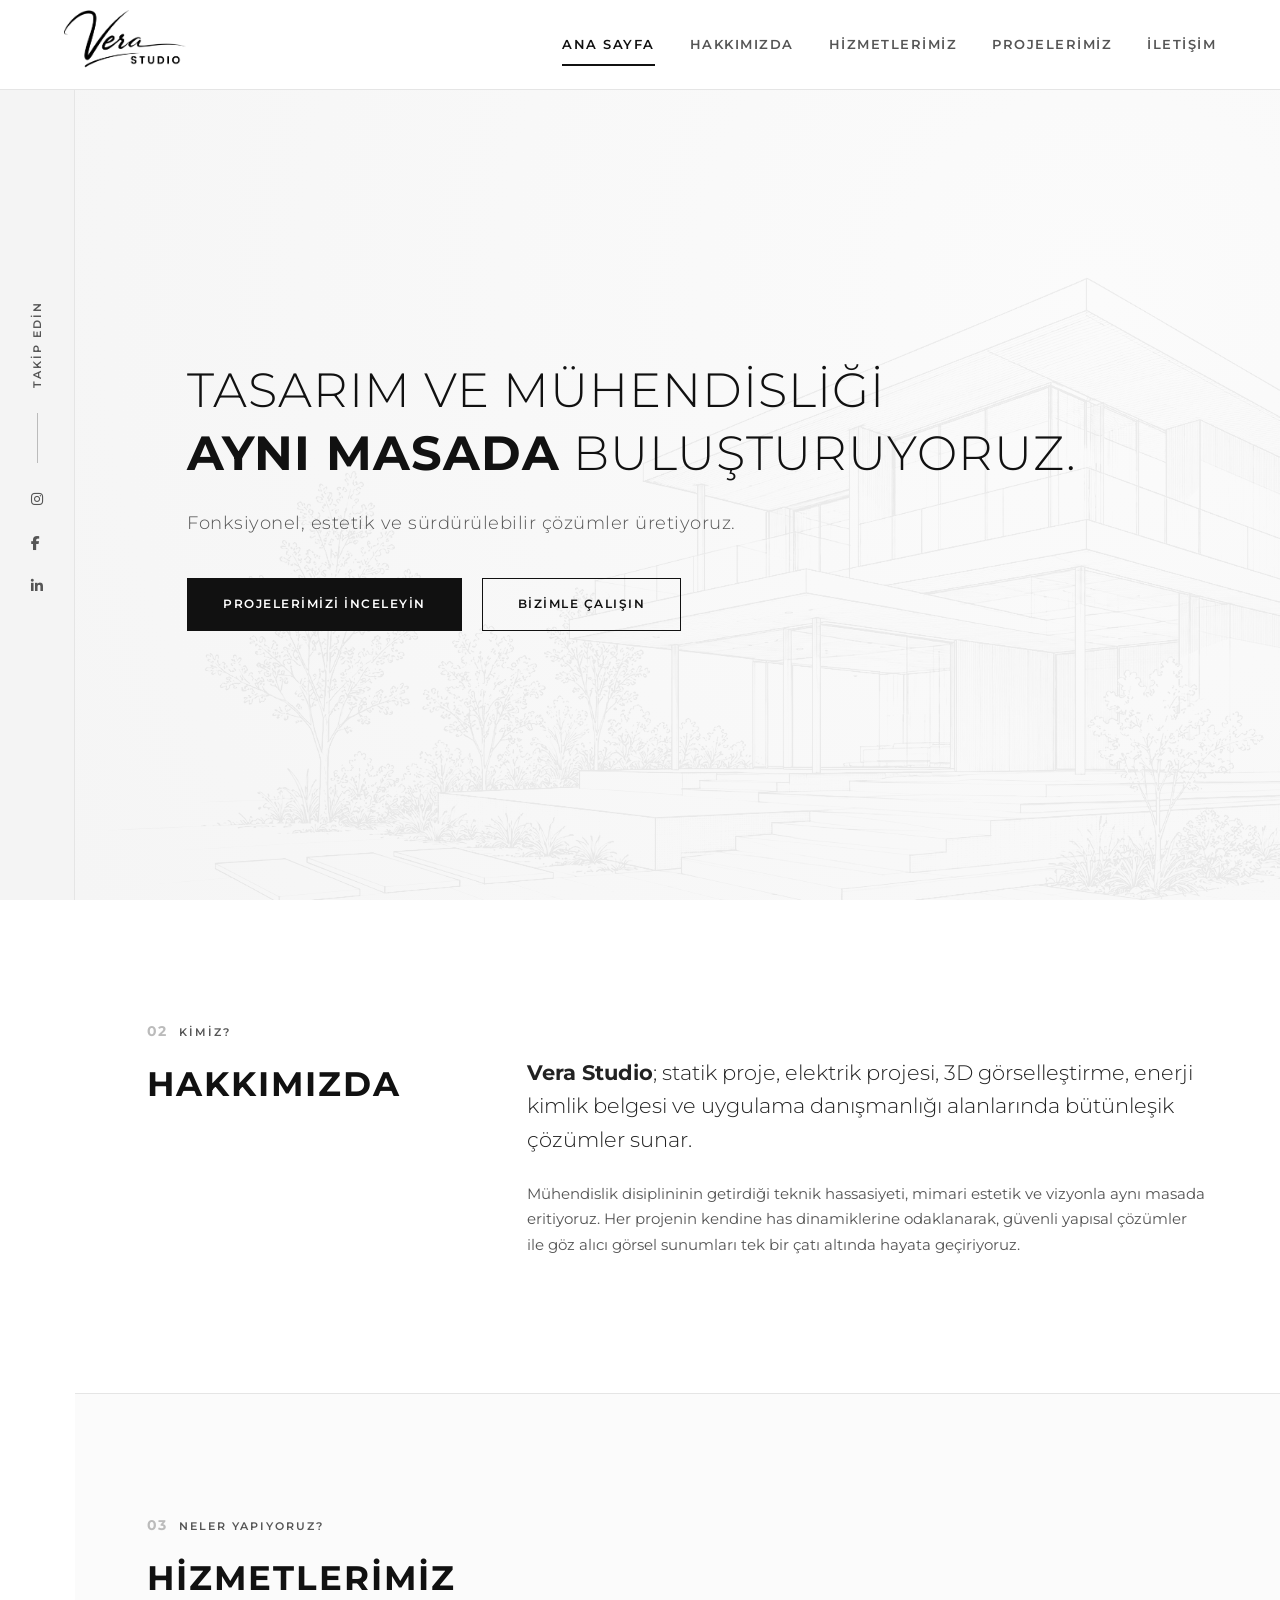
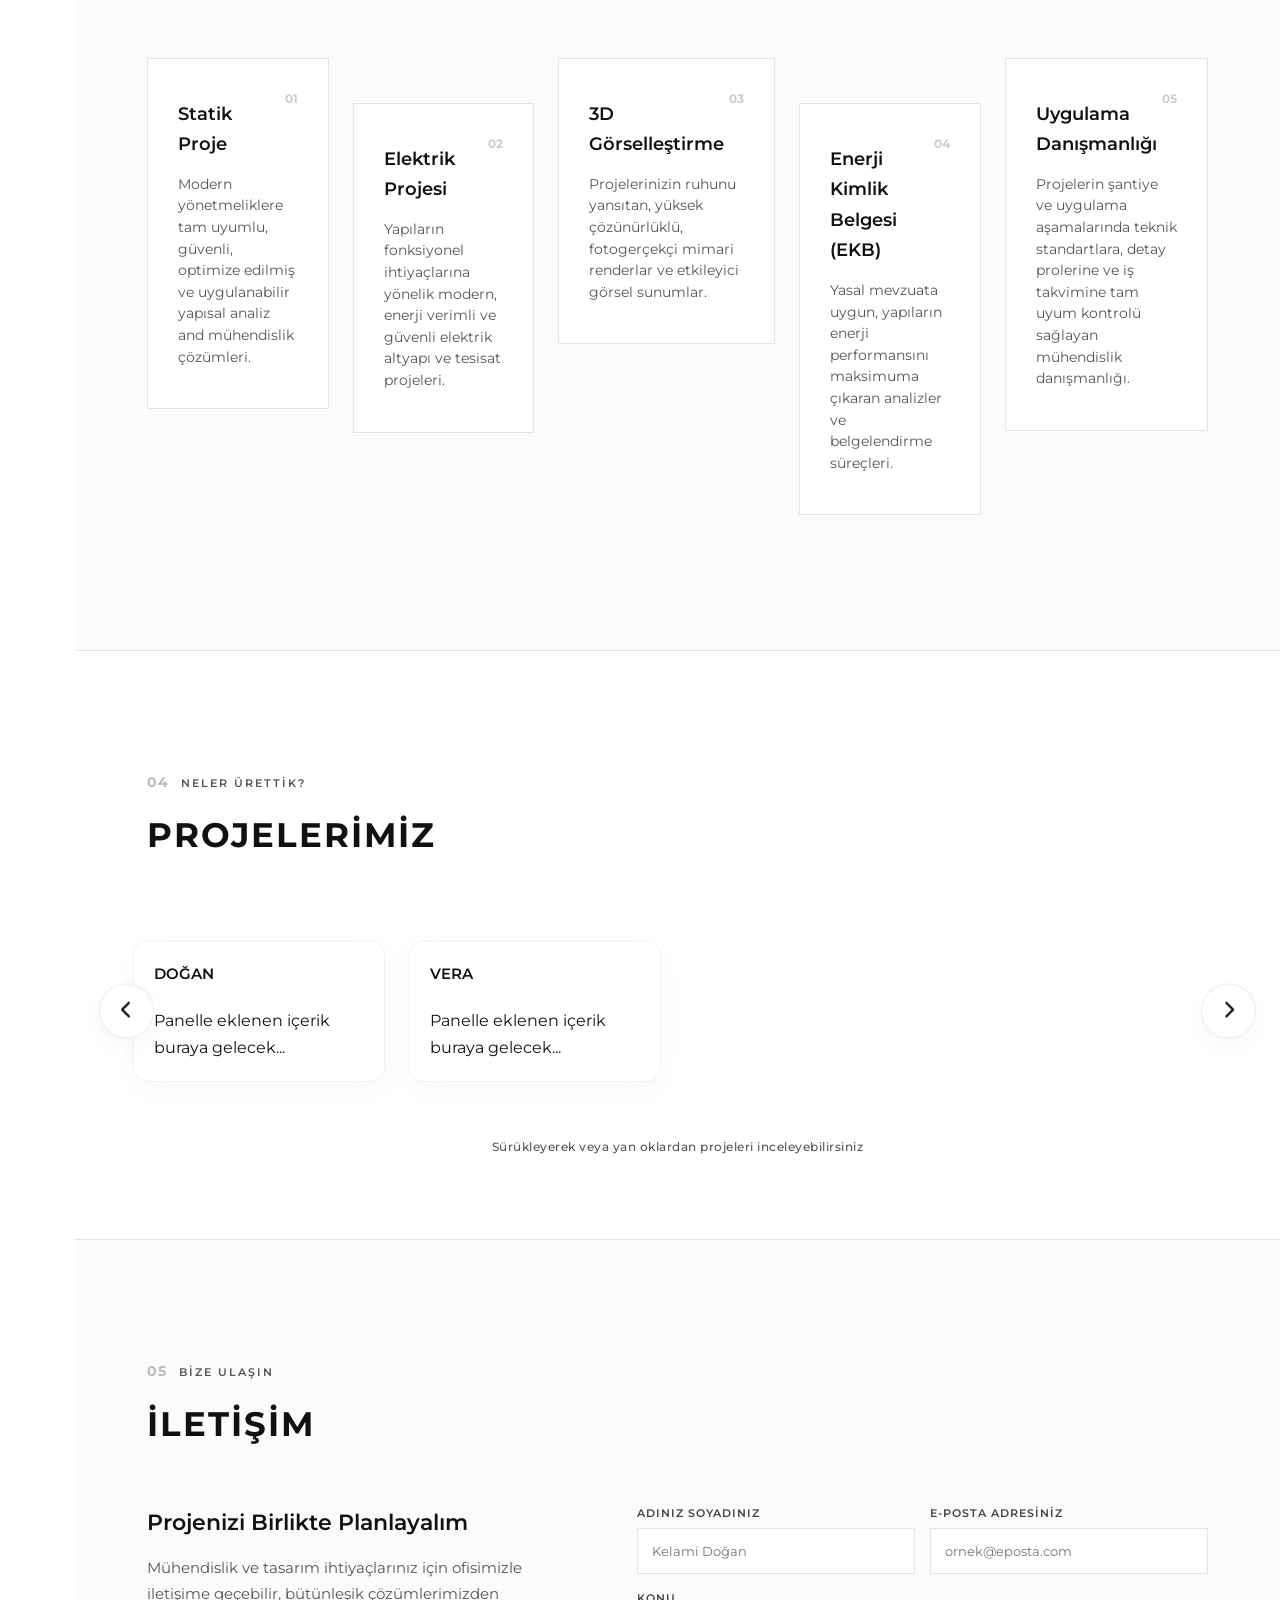
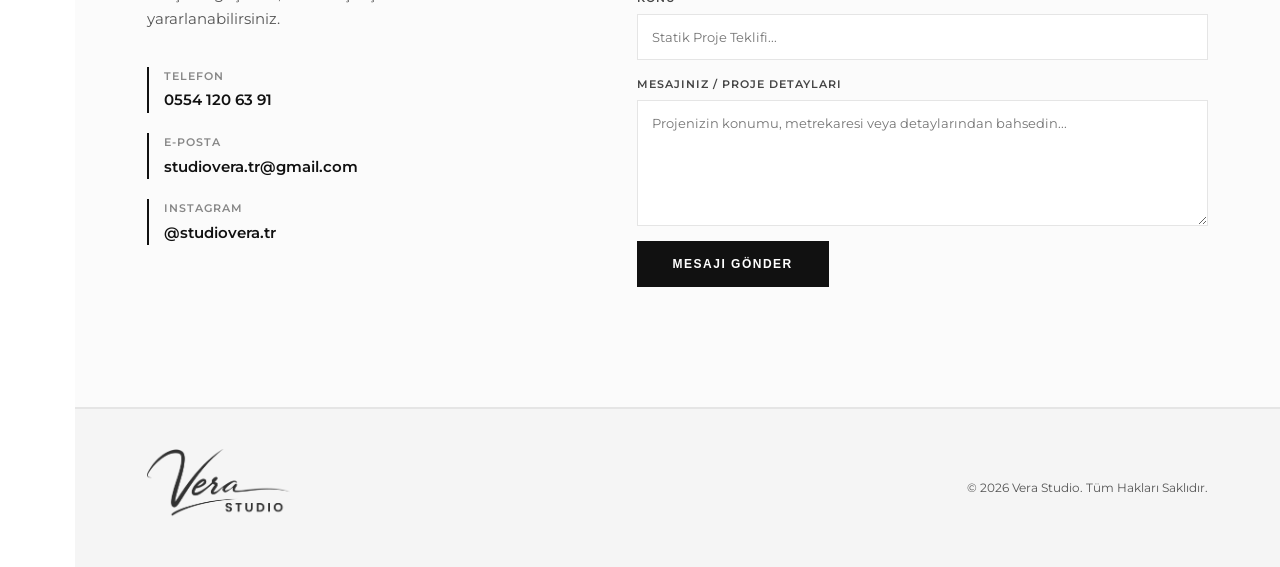
<file: index.html>
<!DOCTYPE html>
<html lang="tr">

<head>
    <script src="https://identity.netlify.com/v1/netlify-identity-widget.js"></script>
    <meta charset="UTF-8">
    <meta name="viewport" content="width=device-width, initial-scale=1.0, maximum-scale=5.0, minimum-scale=1.0">
    <title>Vera Studio | Entegre Tasarım ve Mühendislik Çözümleri</title>
    <!-- Profesyonel Tipografi İçin Google Fonts -->
    <link rel="preconnect" href="https://fonts.googleapis.com">
    <link rel="preconnect" href="https://fonts.gstatic.com" crossorigin>
    <link href="https://fonts.googleapis.com/css2?family=Montserrat:wght=300;400;500;600;700&family=Playfair+Display:ital,wght@0,400;0,600;1,400&display=swap" rel="stylesheet">
    <!-- İkonlar İçin FontAwesome -->
    <link rel="stylesheet" href="https://cdnjs.cloudflare.com/ajax/libs/font-awesome/6.4.0/css/all.min.css">
    <!-- Harici CSS Bağlantısı -->
    <link rel="stylesheet" href="styles.css"> </head>

<body>
    <header class="navbar">
    <div class="navbar-container">
        <a href="#home" class="navbar-logo" id="logo-link"> 
            <img src="vera.png" alt="Vera Studio Logo" class="logo-img"> 
        </a>
        
        <nav class="navbar-menu"> 
            <a href="#home" class="active">Ana Sayfa</a> 
            <a href="#about">Hakkımızda</a> 
            <a href="#services">Hizmetlerimiz</a> 
            <a href="#projects">Projelerimiz</a> 
            <a href="#contact">İletişim</a> 
        </nav>

        <button class="hamburger" id="hamburger">
            <span></span>
            <span></span>
            <span></span>
        </button>
    </div>
</header>

   <nav class="mobile-menu" id="mobile-menu">
    <a href="#home">Ana Sayfa</a>
    <a href="#about">Hakkımızda</a>
    <a href="#services">Hizmetlerimiz</a>
    <a href="#projects">Projelerimiz</a>
    <a href="#contact">İletişim</a>
</nav>

<aside class="left-social-sidebar">
    <div class="sidebar-social-wrapper"> 
        <span>Takip Edin</span>
        <div class="divider"></div>
        <div class="social-icons"> 
            <a href="https://instagram.com/studiovera.tr" target="_blank"><i class="fa-brands fa-instagram"></i></a> 
            <a href="https://facebook.com" target="_blank"><i class="fa-brands fa-facebook-f"></i></a> 
            <a href="https://linkedin.com" target="_blank"><i class="fa-brands fa-linkedin-in"></i></a> 
        </div>
    </div>
</aside>
    <!-- Ana İçerik Alanı -->
    <main class="main-wrapper">
       <section id="home" class="hero-section hero-bg-container">
    <div class="hero-line-art">
        <img src="assets/genel/hero.png" alt="Vera Studio Line Art">
    </div>

    <div class="container hero-content relative-container">
        <h1>TASARIM VE MÜHENDİSLİĞİ <br><span class="highlight">AYNI MASADA</span> BULUŞTURUYORUZ.</h1>
        <p>Fonksiyonel, estetik ve sürdürülebilir çözümler üretiyoruz.</p>
        <div class="hero-actions"> 
            <a href="#projects" class="btn btn-primary">Projelerimizi İnceleyin</a> 
            <a href="#contact" class="btn btn-secondary">Bizimle Çalışın</a> 
        </div>
    </div>
</section>

        <!-- Hakkımızda Bölümü -->
        <section id="about" class="about-section">
            <div class="container">
                <div class="section-meta"> <span class="section-number">02</span> <span class="section-tagline">Kimiz?</span> </div>
                <div class="about-grid">
                    <div class="about-title-area">
                        <h2>HAKKIMIZDA</h2> </div>
                    <div class="about-text-area">
                        <p class="lead-text"> <strong>Vera Studio</strong>; statik proje, elektrik projesi, 3D görselleştirme, enerji kimlik belgesi ve uygulama danışmanlığı alanlarında bütünleşik çözümler sunar. </p>
                        <p> Mühendislik disiplininin getirdiği teknik hassasiyeti, mimari estetik ve vizyonla aynı masada eritiyoruz. Her projenin kendine has dinamiklerine odaklanarak, güvenli yapısal çözümler ile göz alıcı görsel sunumları tek bir çatı altında hayata geçiriyoruz. </p>
                    </div>
                </div>
            </div>
        </section>
        <!-- Hizmetlerimiz Bölümü -->
        <section id="services" class="services-section">
            <div class="container">
                <div class="section-meta"> <span class="section-number">03</span> <span class="section-tagline">Neler Yapıyoruz?</span> </div>
                <h2>HİZMETLERİMİZ</h2>
                <div class="services-grid">
                    <div class="service-card text-up">
                        <div class="service-icon">01</div>
                        <h3>Statik Proje</h3>
                        <p>Modern yönetmeliklere tam uyumlu, güvenli, optimize edilmiş ve uygulanabilir yapısal analiz and mühendislik çözümleri.</p>
                    </div>
                    <div class="service-card text-down">
                        <div class="service-icon">02</div>
                        <h3>Elektrik Projesi</h3>
                        <p>Yapıların fonksiyonel ihtiyaçlarına yönelik modern, enerji verimli ve güvenli elektrik altyapı ve tesisat projeleri.</p>
                    </div>
                    <div class="service-card text-up">
                        <div class="service-icon">03</div>
                        <h3>3D Görselleştirme</h3>
                        <p>Projelerinizin ruhunu yansıtan, yüksek çözünürlüklü, fotogerçekçi mimari renderlar ve etkileyici görsel sunumlar.</p>
                    </div>
                    <div class="service-card text-down">
                        <div class="service-icon">04</div>
                        <h3>Enerji Kimlik Belgesi (EKB)</h3>
                        <p>Yasal mevzuata uygun, yapıların enerji performansını maksimuma çıkaran analizler ve belgelendirme süreçleri.</p>
                    </div>
                    <div class="service-card text-up">
                        <div class="service-icon">05</div>
                        <h3>Uygulama Danışmanlığı</h3>
                        <p>Projelerin şantiye ve uygulama aşamalarında teknik standartlara, detay prolerine ve iş takvimine tam uyum kontrolü sağlayan mühendislik danışmanlığı.</p>
                    </div>
                </div>
            </div>
        </section>
        <!-- Projelerimiz Bölümü -->
           
             <section id="projects" class="projects-section">
            <div class="container-fluid-carousel">
                <div class="container-meta-wrapper">
                    <div class="section-meta"> <span class="section-number">04</span> <span class="section-tagline">Neler Ürettik?</span> </div>
                  
                      <h2>PROJELERİMİZ</h2> </div>
                <div class="carousel-master-container">
                    <button class="side-ctrl-btn left-arrow" id="prevBtn" aria-label="Önceki Projeler"> <i class="fa-solid fa-chevron-left"></i> </button>
                    <div class="carousel-viewport" id="carouselViewport">
                        <div class="carousel-track" id="projectTrack">
                         
                        </div>
                    </div>
                    <button class="side-ctrl-btn right-arrow" id="nextBtn" aria-label="Sonraki Projeler"> <i class="fa-solid fa-chevron-right"></i> </button>
                </div>
                <div class="carousel-footer-hint"> <span class="control-hint">Sürükleyerek veya yan oklardan projeleri inceleyebilirsiniz</span> </div>
            </div>
        </section>
        <!-- İletişim Bölümü -->
        <section id="contact" class="contact-section">
    <div class="container">
        <div class="section-meta"> <span class="section-number">05</span> <span class="section-tagline">Bize Ulaşın</span> </div>
        <h2>İLETİŞİM</h2>
        <div class="contact-wrapper">
            <div class="contact-details">
                <h3>Projenizi Birlikte Planlayalım</h3>
                <p>Mühendislik ve tasarım ihtiyaçlarınız için ofisimizle iletişime geçebilir, bütünleşik çözümlerimizden yararlanabilirsiniz.</p>
                <div class="contact-info-list">
                    <div class="info-item"> <span class="info-label">Telefon</span> <span class="info-value">0554 120 63 91</span> </div>
                    <div class="info-item"> <span class="info-label">E-posta</span> <span class="info-value">studiovera.tr@gmail.com</span> </div>
                    <div class="info-item"> <span class="info-label">Instagram</span> <span class="info-value">@studiovera.tr</span> </div>
                </div>
            </div>
            
            <div class="contact-form-container">
                <form class="contact-form" action="https://formsubmit.co/studiovera.tr@gmail.com" method="POST">
                    
                    <input type="hidden" name="_subject" value="Vera Studio'dan Yeni Mesaj!">
                    <input type="hidden" name="_template" value="table">
                    
                    <div class="form-row">
                        <div class="form-group">
                            <label>Adınız Soyadınız</label>
                            <input type="text" name="name" placeholder="Kelami Doğan" required> 
                        </div>
                        <div class="form-group">
                            <label>E-posta Adresiniz</label>
                            <input type="email" name="email" placeholder="ornek@eposta.com" required> 
                        </div>
                    </div>
                    <div class="form-group">
                        <label>Konu</label>
                        <input type="text" name="subject" placeholder="Statik Proje Teklifi..." required> 
                    </div>
                    <div class="form-group">
                        <label>Mesajınız / Proje Detayları</label>
                        <textarea name="message" rows="6" placeholder="Projenizin konumu, metrekaresi veya detaylarından bahsedin..." required></textarea>
                    </div>
                    <button type="submit" class="btn btn-submit">Mesajı Gönder</button>
                    <input type="hidden" name="_next" value="https://brilliant-hummingbird-2e0c9d.netlify.app/">
                    
                </form>
                </div>
        </div>
    </div>
</section>
        <!-- Footer -->
        <footer class="main-footer">
            <div class="footer-container">
                <div class="footer-logo"> <img src="vera.png" alt="Vera Studio Logo" class="footer-logo-img"> </div>
                <div class="footer-copyright">
                    <p>&copy; 2026 Vera Studio. Tüm Hakları Saklıdır.</p>
                </div>
            </div>
        </footer>
    </main>
    <!-- PREMIUM GENİŞ POPUP (MODAL) PENCERESİ -->
    <div class="project-premium-modal" id="premiumModal">
        <div class="modal-backdrop-overlay" onclick="closeProjectModal()"></div>
        <div class="modal-master-window">
            <button class="modal-close-trigger" onclick="closeProjectModal()" aria-label="Kapat"> <i class="fa-solid fa-xmark"></i> </button>
            <div class="modal-split-layout">
                <!-- SOL ALAN: KESİNTİSİZ RESİM GALERİSİ -->
                <div class="modal-gallery-zone">
                    <div class="modal-carousel-viewport" id="modalView">
                        <div class="modal-carousel-track" id="modalTrack">
                            <!-- JS dinamik resimleri buraya basacak -->
                        </div>
                    </div>
                    <button class="gallery-arrow-btn g-left" id="modalPrevBtn"><i class="fa-solid fa-chevron-left"></i></button>
                    <button class="gallery-arrow-btn g-right" id="modalNextBtn"><i class="fa-solid fa-chevron-right"></i></button>
                    <button class="gallery-play-pause-btn" id="modalPlayPauseBtn" title="Akışı Durdur/Başlat"> <i class="fa-solid fa-pause"></i> </button>
                </div>
                <!-- SAĞ ALAN: TÜRKÇE TEKNİK DETAY PANELİ -->
                <div class="modal-details-zone">
                    <div class="modal-header-meta"> <span class="modal-tag" id="modalCategory">-</span>
                        <h2 class="modal-main-title" id="modalTitle">-</h2> </div>
                    <div class="modal-technical-specs">
                        <div class="m-spec-row"> <span class="m-spec-label"><i class="fa-solid fa-location-dot"></i> Lokasyon:</span> <span class="m-spec-value" id="modalLocation">-</span> </div>
                        <div class="m-spec-row"> <span class="m-spec-label"><i class="fa-solid fa-calendar-days"></i> Yıl:</span> <span class="m-spec-value" id="modalYear">-</span> </div>
                        <div class="m-spec-row"> <span class="m-spec-label"><i class="fa-solid fa-layer-group"></i> Kapsam:</span> <span class="m-spec-value" id="modalScope">-</span> </div>
                    </div>
                    <div class="modal-text-description">
                        <h3>Proje Hakkında</h3>
                        <p id="modalDescription">-</p>
                    </div>
                </div>
            </div>
        </div>
    </div>
    <script>
        
        // --- 1. DİNAMİK GÖRSEL YÜKLEME MOTORU ---
    document.addEventListener("DOMContentLoaded", function() {
        const cards = document.querySelectorAll('.project-card-premium');
        
        cards.forEach(card => {
            const imageList = card.getAttribute('data-images');
            const placeholder = card.querySelector('.premium-placeholder');
            
            if (imageList && placeholder) {
                const firstImage = imageList.split(',')[0].trim();
                
                // Placeholder'ı DOM'dan tamamen siliyoruz (boşluk kalmasın diye)
                placeholder.remove();
                
                const img = document.createElement('img');
                img.src = firstImage;
                img.className = 'project-img';
                img.alt = card.getAttribute('data-title') || "Proje Görseli";
                
                // Resmi slotun en başına ekle
                const imageSlot = card.querySelector('.card-image-slot');
                imageSlot.prepend(img); // prepend ile en başa ekliyoruz
            }
        });
    });
        
        // --- NAVBAR SCROLL KONTROLÜ ---
        window.addEventListener('scroll', function () {
            const navbar = document.querySelector('.navbar');
            if (window.scrollY > 50) {
                navbar.classList.add('scrolled');
            }
            else {
                navbar.classList.remove('scrolled');
            }
        });
        // --- ANA SAYFA KARUSEL DÖNGÜSÜ ---
        const view = document.getElementById('carouselViewport');
        const track = document.getElementById('projectTrack');
        const prevBtn = document.getElementById('prevBtn');
        const nextBtn = document.getElementById('nextBtn');
        let originalCards = Array.from(track.children);
        let cardCount = originalCards.length;
        originalCards.forEach(card => {
            track.appendChild(card.cloneNode(true));
        });
        for (let i = cardCount - 1; i >= 0; i--) {
            track.insertBefore(originalCards[i].cloneNode(true), track.firstChild);
        }
        let isDragging = false
            , startX, initialScrollLeft, autoScrollTimer = null
            , resumeTimer = null
            , isTransitioning = false;

        function getCardWidth() {
            const firstCard = track.querySelector('.project-card-premium');
            return firstCard ? firstCard.getBoundingClientRect().width + 24 : 252;
        }

        function initPosition() {
            view.scrollLeft = cardCount * getCardWidth();
        }
        window.addEventListener('load', initPosition);
        window.addEventListener('resize', initPosition);

        function checkInfiniteBounds() {
            const cardWidth = getCardWidth();
            const currentScroll = view.scrollLeft;
            const minBounds = cardCount * cardWidth;
            if (currentScroll >= (cardCount * 2 * cardWidth)) {
                view.scrollLeft = currentScroll - minBounds;
            }
            else if (currentScroll <= (cardWidth * 0.5)) {
                view.scrollLeft = currentScroll + minBounds;
            }
        }

        function startAutoScroll() {
            stopAutoScroll();
            autoScrollTimer = setInterval(() => {
                if (!isDragging && !isTransitioning) {
                    view.scrollLeft += 1;
                    checkInfiniteBounds();
                }
            }, 25);
        }

        function stopAutoScroll() {
            if (autoScrollTimer) {
                clearInterval(autoScrollTimer);
                autoScrollTimer = null;
            }
        }

        function triggerResumeDelay() {
            if (resumeTimer) clearTimeout(resumeTimer);
            resumeTimer = setTimeout(() => {
                if (!view.matches(':hover') && !isDragging) startAutoScroll();
            }, 2000);
        }
        view.addEventListener('mouseenter', stopAutoScroll);
        view.addEventListener('mouseleave', () => {
            if (!isDragging) startAutoScroll();
        });
        view.addEventListener('scroll', () => {
            if (isDragging) checkInfiniteBounds();
        });
        nextBtn.addEventListener('click', () => {
            if (isTransitioning) return;
            stopAutoScroll();
            isTransitioning = true;
            view.scrollTo({
                left: view.scrollLeft + getCardWidth()
                , behavior: 'smooth'
            });
            setTimeout(() => {
                checkInfiniteBounds();
                isTransitioning = false;
                triggerResumeDelay();
            }, 450);
        });
        prevBtn.addEventListener('click', () => {
            if (isTransitioning) return;
            stopAutoScroll();
            isTransitioning = true;
            view.scrollTo({
                left: view.scrollLeft - getCardWidth()
                , behavior: 'smooth'
            });
            setTimeout(() => {
                checkInfiniteBounds();
                isTransitioning = false;
                triggerResumeDelay();
            }, 450);
        });
        view.addEventListener('mousedown', (e) => {
            isDragging = true;
            stopAutoScroll();
            view.classList.add('grabbing');
            startX = e.pageX - view.offsetLeft;
            initialScrollLeft = view.scrollLeft;
        });
        window.addEventListener('mouseup', () => {
            if (!isDragging) return;
            isDragging = false;
            view.classList.remove('grabbing');
            checkInfiniteBounds();
            triggerResumeDelay();
        });
        view.addEventListener('mousemove', (e) => {
            if (!isDragging) return;
            const x = e.pageX - view.offsetLeft;
            view.scrollLeft = initialScrollLeft - (x - startX) * 1.5;
        });
        setTimeout(startAutoScroll, 500);
        // --- POPUP VE GALERİ DÖNGÜ MOTORU ---
        const modal = document.getElementById('premiumModal');
        const mView = document.getElementById('modalView');
        const mTrack = document.getElementById('modalTrack');
        const mPlayPauseBtn = document.getElementById('modalPlayPauseBtn');
        const mCloseBtn = document.getElementById('modalCloseBtn'); // Çarpı butonu ID'si
        const mNextBtn = document.getElementById('modalNextBtn');
        const mPrevBtn = document.getElementById('modalPrevBtn');
        let modalAutoPlay = true
            , modalLoopTimer = null
            , mTransitioning = false
            , imgCount = 3;
        // Kart tıklama olayı
        document.addEventListener('click', function (e) {
            const card = e.target.closest('.project-card-premium');
            if (card && !isDragging) {
                openProjectModal(card);
            }
        });

        function openProjectModal(card) {
            document.getElementById('modalTitle').innerText = card.getAttribute('data-title');
            document.getElementById('modalCategory').innerText = card.getAttribute('data-category');
            document.getElementById('modalLocation').innerText = card.getAttribute('data-location');
            document.getElementById('modalYear').innerText = card.getAttribute('data-year');
            document.getElementById('modalScope').innerText = card.getAttribute('data-scope');
            document.getElementById('modalDescription').innerText = card.getAttribute('data-desc');
            mTrack.innerHTML = '';
            // --- YENİ: DİNAMİK RESİM MANTIĞI ---
            const rawImages = card.getAttribute('data-images');
            // Eğer resim girilmemişse boş kalmaması için yer tutucu atıyoruz
            const images = rawImages ? rawImages.split(',') : ['placeholder.jpg'];
            imgCount = images.length;
            let slideTemplates = '';
            images.forEach((imgUrl, index) => {
                // Sadece birden fazla resim varsa sayaç gösterilsin
                let counterHTML = imgCount > 1 ? `<span class="img-counter-tag">Görsel ${index + 1} / ${imgCount}</span>` : '';
                slideTemplates += `
            <div class="modal-img-slide">
                <img src="${imgUrl.trim()}" alt="Proje Görseli ${index + 1}" class="modal-real-img">
                ${counterHTML}
            </div>`;
            });
            // Sonsuz döngü kurgusunu korumak için slaytları 3 kez çoğaltıyoruz
            for (let k = 0; k < 3; k++) {
                mTrack.insertAdjacentHTML('beforeend', slideTemplates);
            }
            // -----------------------------------
            modal.classList.add('show-active');
            document.body.style.overflow = 'hidden';
            setTimeout(() => {
                const slideWidth = mView.getBoundingClientRect().width;
                mView.scrollLeft = imgCount * slideWidth;
                // --- YENİ: TEK RESİM KONTROLÜ ---
                if (imgCount <= 1) {
                    // Tek resim varsa kontrolleri gizle ve otomatik oynatmayı kapat
                    if (mNextBtn) mNextBtn.style.display = 'none';
                    if (mPrevBtn) mPrevBtn.style.display = 'none';
                    if (mPlayPauseBtn) mPlayPauseBtn.style.display = 'none';
                    modalAutoPlay = false;
                }
                else {
                    // Birden fazla resim varsa kontrolleri göster ve otomatik oynatmayı başlat
                    if (mNextBtn) mNextBtn.style.display = 'flex';
                    if (mPrevBtn) mPrevBtn.style.display = 'flex';
                    if (mPlayPauseBtn) mPlayPauseBtn.style.display = 'flex';
                    modalAutoPlay = true;
                    if (mPlayPauseBtn) mPlayPauseBtn.innerHTML = '<i class="fa-solid fa-pause"></i>';
                    startModalAutoScroll();
                }
                // ---------------------------------
            }, 100);
        }
        // --- MODAL KAPATMA FONKSİYONU ---
        function closeProjectModal() {
            modal.classList.remove('show-active');
            document.body.style.overflow = '';
            stopModalAutoScroll();
        }
        // Çarpı (X) ile kapatma
        if (mCloseBtn) mCloseBtn.addEventListener('click', closeProjectModal);
        // ESC ile kapatma
        document.addEventListener('keydown', (e) => {
            if (e.key === 'Escape' && modal.classList.contains('show-active')) {
                closeProjectModal();
            }
        });
        // --- MODAL GALERİ KONTROLLERİ ---
        function checkModalBounds() {
            // imgCount'un sıfır olma ihtimaline karşı güvenlik (hata vermemesi için)
            if (imgCount === 0) return;
            const w = mView.getBoundingClientRect().width;
            if (mView.scrollLeft >= (imgCount * 2 * w)) {
                mView.scrollLeft -= (imgCount * w);
            }
            else if (mView.scrollLeft <= (w * 0.5)) {
                mView.scrollLeft += (imgCount * w);
            }
        }

        function startModalAutoScroll() {
            stopModalAutoScroll();
            modalLoopTimer = setInterval(() => {
                if (modalAutoPlay && !mTransitioning && imgCount > 1) {
                    mTransitioning = true;
                    mView.scrollTo({
                        left: mView.scrollLeft + mView.getBoundingClientRect().width
                        , behavior: 'smooth'
                    });
                    setTimeout(() => {
                        checkModalBounds();
                        mTransitioning = false;
                    }, 500);
                }
            }, 3000);
        }

        function stopModalAutoScroll() {
            if (modalLoopTimer) {
                clearInterval(modalLoopTimer);
                modalLoopTimer = null;
            }
        }
        if (mNextBtn) {
            mNextBtn.addEventListener('click', () => {
                if (mTransitioning || imgCount <= 1) return;
                mTransitioning = true;
                mView.scrollTo({
                    left: mView.scrollLeft + mView.getBoundingClientRect().width
                    , behavior: 'smooth'
                });
                setTimeout(() => {
                    checkModalBounds();
                    mTransitioning = false;
                }, 500);
            });
        }
        if (mPrevBtn) {
            mPrevBtn.addEventListener('click', () => {
                if (mTransitioning || imgCount <= 1) return;
                mTransitioning = true;
                mView.scrollTo({
                    left: mView.scrollLeft - mView.getBoundingClientRect().width
                    , behavior: 'smooth'
                });
                setTimeout(() => {
                    checkModalBounds();
                    mTransitioning = false;
                }, 500);
            });
        }
        if (mPlayPauseBtn) {
            mPlayPauseBtn.addEventListener('click', () => {
                if (imgCount <= 1) return; // Tek resimde buton tıklamasını da engelle
                modalAutoPlay = !modalAutoPlay;
                if (modalAutoPlay) {
                    mPlayPauseBtn.innerHTML = '<i class="fa-solid fa-pause"></i>';
                    startModalAutoScroll();
                }
                else {
                    mPlayPauseBtn.innerHTML = '<i class="fa-solid fa-play"></i>';
                    stopModalAutoScroll();
                }
            });
        }
        
        // Hamburher MEnü
       
    const hamburger = document.getElementById('hamburger');
    const mobileMenu = document.getElementById('mobile-menu');
    const menuLinks = document.querySelectorAll('.mobile-menu a');
    const logoLink = document.getElementById('logo-link');

    // 1. Aktif çizgiyi doğru sayfaya koyan fonksiyon
    function updateActiveLink() {
        // Mevcut URL'deki hash (#about gibi) kısmını al
        const hash = window.location.hash || "#home";
        
        menuLinks.forEach(link => {
            link.classList.remove('active-menu-link');
            if (link.getAttribute('href') === hash) {
                link.classList.add('active-menu-link');
            }
        });
    }

    // 2. Hamburger butonu kontrolü
    hamburger.addEventListener('click', function() {
        mobileMenu.classList.toggle('active');
        hamburger.classList.toggle('active');
    });

    // 3. Linklere tıklanınca menüyü kapat ve güncellemeyi tetikle
    menuLinks.forEach(link => {
        link.addEventListener('click', function() {
            mobileMenu.classList.remove('active');
            hamburger.classList.remove('active');
            
            // Sayfa geçişi sırasında çizgi güncellensin
            setTimeout(updateActiveLink, 50); 
        });
    });

    // 4. Logo'ya tıklandığında menüyü kapat ve ana sayfayı aktif yap
    if (logoLink) {
        logoLink.addEventListener('click', function() {
            mobileMenu.classList.remove('active');
            hamburger.classList.remove('active');
            setTimeout(updateActiveLink, 50);
        });
    }

    // Sayfa her yüklendiğinde (veya F5 atıldığında) çizgiyi kontrol et
    window.addEventListener('load', updateActiveLink);
    window.addEventListener('hashchange', updateActiveLink);

    </script>

    <script>
  async function projeleriYukle() {
    const track = document.getElementById('projectTrack');
    
    // Projeler klasöründeki dosyaların listesi (Gelecekte burayı otomatik taratacağız)
    const dosyaListesi = ['doğan.md', 'vera.md']; 

    for (const dosya of dosyaListesi) {
      const response = await fetch(`/projeler/${dosya}`);
      const metin = await response.text();
      
      // Markdown içindeki basit verileri çekelim
      // Not: Markdown dosyanın içindeki veriyi ayrıştırmak için 
      // daha profesyonel bir yapıya geçeceğiz ama başlangıç için:
      const card = `
        <div class="project-card-premium">
           <div class="card-details-slot">
              <h3>${dosya.replace('.md', '').toUpperCase()}</h3>
              <p>Panelle eklenen içerik buraya gelecek...</p>
           </div>
        </div>
      `;
      track.innerHTML += card;
    }
  }
  projeleriYukle();
</script>
</body>

</html>
</file>
<file: styles.css>
/* --- Profesyonel Mimari Tasarım Temelleri ve Değişkenler --- */

:root {
    --color-bg: #ffffff;
    --color-bg-alt: #fbfbfb;
    --color-sidebar-bg: #f4f4f4;
    --color-text-dark: #111111;
    --color-text-muted: #555555;
    --color-border: #e5e5e5;
    --font-sans: 'Montserrat', sans-serif;
    --font-serif: 'Playfair Display', serif;
    --transition-smooth: all 0.5s cubic-bezier(0.25, 1, 0.5, 1);
}


/* Mobil cihazlar için temel sigorta kodları */

body {
    overflow-x: hidden;
    /* Yan kaydırmaları tamamen engeller */
    width: 100%;
}

img {
    max-width: 100%;
    /* Resimlerin ekrandan taşmasını engeller */
    height: auto;
}

* {
    margin: 0;
    padding: 0;
    box-sizing: border-box;
}

html {
    scroll-behavior: smooth;
}

body {
    font-family: var(--font-sans);
    background-color: var(--color-bg);
    color: var(--color-text-dark);
    line-height: 1.7;
}


/* --- NAVBAR VE DIKEY SOSYAL BAR MIMARISI --- */

.navbar {
    position: fixed;
    top: 0;
    left: 0;
    width: 100%;
    height: 90px;
    background-color: rgba(255, 255, 255, 0.95);
    backdrop-filter: blur(10px);
    -webkit-backdrop-filter: blur(10px);
    border-bottom: 1px solid var(--color-border);
    display: flex;
    align-items: center;
    z-index: 1000;
    transition: var(--transition-smooth);
}

.navbar.scrolled {
    height: 65px;
    background-color: rgba(255, 255, 255, 0.98);
    box-shadow: 0 10px 30px rgba(0, 0, 0, 0.04);
}

.navbar-container {
    width: 90%;
    max-width: 1400px;
    margin: 0 auto;
    display: flex;
    justify-content: space-between;
    align-items: center;
}

.navbar-logo .logo-img {
    max-height: 60px;
    width: auto;
    transition: var(--transition-smooth);
}

.navbar.scrolled .navbar-logo .logo-img {
    max-height: 50px;
}

.navbar-menu {
    display: flex;
    gap: 35px;
}

.navbar-menu a {
    color: var(--color-text-muted);
    text-decoration: none;
    font-size: 13px;
    font-weight: 600;
    text-transform: uppercase;
    letter-spacing: 1.5px;
    position: relative;
    padding: 10px 0;
    transition: var(--transition-smooth);
}

.navbar-menu a::after {
    content: '';
    position: absolute;
    bottom: 0;
    left: 0;
    width: 0;
    height: 2px;
    background-color: var(--color-text-dark);
    transition: var(--transition-smooth);
}

.navbar-menu a:hover::after,
.navbar-menu a.active::after {
    width: 100%;
}

.navbar-menu a:hover,
.navbar-menu a.active {
    color: var(--color-text-dark);
}

.left-social-sidebar {
    position: fixed;
    top: 0;
    left: 0;
    width: 75px;
    height: 100vh;
    background-color: var(--color-sidebar-bg);
    border-right: 1px solid var(--color-border);
    display: flex;
    align-items: center;
    justify-content: center;
    z-index: 999;
}

.sidebar-social-wrapper {
    display: flex;
    flex-direction: column;
    align-items: center;
    gap: 25px;
}

.sidebar-social-wrapper span {
    font-size: 11px;
    font-weight: 600;
    color: var(--color-text-muted);
    letter-spacing: 2px;
    text-transform: uppercase;
    writing-mode: vertical-lr;
    transform: rotate(180deg);
    white-space: nowrap;
}

.sidebar-social-wrapper .divider {
    width: 1px;
    height: 50px;
    background-color: #bbb;
}

.social-icons {
    display: flex;
    flex-direction: column;
    gap: 20px;
}

.social-icons a {
    color: var(--color-text-muted);
    font-size: 14px;
    transition: var(--transition-smooth);
}

.social-icons a:hover {
    color: var(--color-text-dark);
    transform: translateY(-3px);
}

.main-wrapper {
    margin-left: 75px;
    padding-top: 90px;
    width: calc(100% - 75px);
    min-height: 100vh;
    position: relative;
}

.container {
    width: 88%;
    max-width: 1140px;
    margin: 0 auto;
    padding: 120px 0;
}

.section-meta {
    display: flex;
    align-items: center;
    gap: 12px;
    margin-bottom: 12px;
}

.section-number {
    font-size: 14px;
    font-weight: 700;
    color: #bbb;
    letter-spacing: 1px;
}

.section-tagline {
    font-size: 11px;
    font-weight: 600;
    color: var(--color-text-muted);
    text-transform: uppercase;
    letter-spacing: 2px;
}

h2 {
    font-size: 34px;
    font-weight: 700;
    letter-spacing: 2px;
    margin-bottom: 50px;
}


/* Hamburger Butonu ve Mobil Menü Stilleri */

.hamburger {
    display: none;
    cursor: pointer;
    background: none;
    border: none;
    z-index: 1000;
    padding: 10px;
}

.hamburger span {
    display: block;
    width: 25px;
    height: 2px;
    background: var(--color-text-dark);
    margin: 5px 0;
    transition: 0.3s;
}

.mobile-menu {
    position: fixed;
    top: 0;
    right: -100%;
    width: 100%;
    height: 100vh;
    background: var(--color-bg);
    display: flex;
    flex-direction: column;
    justify-content: center;
    align-items: center;
    transition: 0.4s ease-in-out;
    z-index: 999;
}

.mobile-menu.active {
    right: 0;
}

.mobile-menu a {
    font-size: 24px;
    margin: 20px 0;
    color: var(--color-text-dark);
    text-decoration: none;
    font-weight: 300;
}

.mobile-menu a {
    font-size: 13px;
    /* Masaüstü ile aynı boyut */
    font-weight: 600;
    /* Masaüstü ile aynı ağırlık */
    text-transform: uppercase;
    /* Büyük harf */
    letter-spacing: 1.5px;
    /* Harf aralığı aynı */
    color: var(--color-text-muted);
    /* Pasif renk */
    text-decoration: none;
    font-family: var(--font-sans);
    position: relative;
    padding: 10px 0;
    transition: var(--transition-smooth);
}

.mobile-menu a.active-menu-link {
    color: var(--color-text-dark);
    /* Aktif olunca koyulaşır */
}


/* Aktif linkin altındaki çizgi stili */

.mobile-menu a.active-menu-link::after {
    content: "";
    position: absolute;
    bottom: 0;
    left: 50%;
    /* Çizgiyi ortalamak için */
    transform: translateX(-50%);
    /* Ortalamayı sabitlemek için */
    width: 30px;
    /* Çizginin uzunluğunu istediğin gibi ayarlayabilirsin */
    height: 2px;
    background-color: var(--color-text-dark);
}


/* Hero Üst Alan */

.hero-section {
    height: calc(100vh - 90px);
    display: flex;
    align-items: center;
    background: radial-gradient(circle at 85% 25%, #fbfbfb 0%, #f5f5f5 100%);
    position: relative;
    overflow: hidden; /* Taşmaları kesinlikle engeller */
}

/* Line Art Çiziminin Ayarları */
.hero-line-art {
    position: absolute;
    bottom: -5%;
    right: 0;
    height: 105%;
    width: auto;
    opacity: 0.06;
    z-index: 0;
    pointer-events: none;
    /* Görselin kendi içindeki hizalaması */
    display: flex;
    justify-content: flex-end;
}

.hero-line-art img {
    height: 100%;
    width: auto;
    object-fit: contain; /* Görseli orantılı sığdırır */
    object-position: bottom right; /* Sağ alt köşeye hizalar */
}

/* Yazı ve Butonların Katmanı */
.hero-content {
    position: relative;
    z-index: 2; /* Görselin üstünde kalmayı garantiler */
    padding: 0 40px; /* İçerideki metinlerin kenardan boşluk almasını sağlar */
}

.hero-content h1 {
    font-size: 48px;
    font-weight: 300;
    letter-spacing: 1px;
    line-height: 1.3;
    margin-bottom: 24px;
}

.hero-content .highlight {
    font-weight: 700;
    color: var(--color-primary); /* Varsa ana renk değişkenin */
}

.hero-content p {
    font-size: 18px;
    color: var(--color-text-muted);
    font-weight: 300;
    letter-spacing: 0.5px;
    margin-bottom: 40px;
    max-width: 650px;
}

.hero-actions {
    display: flex;
    gap: 20px;
}
/* Buton Dünyası */

.btn {
    display: inline-block;
    padding: 15px 35px;
    font-size: 12px;
    font-weight: 600;
    text-transform: uppercase;
    letter-spacing: 1.5px;
    text-decoration: none;
    border: 1px solid var(--color-text-dark);
    transition: var(--transition-smooth);
}

.btn-primary {
    background-color: var(--color-text-dark);
    color: #ffffff;
}

.btn-primary:hover {
    background-color: transparent;
    color: var(--color-text-dark);
}

.btn-secondary {
    background-color: transparent;
    color: var(--color-text-dark);
}

.btn-secondary:hover {
    background-color: var(--color-text-dark);
    color: #ffffff;
}


/* Hakkımızda */

.about-section {
    background-color: var(--color-bg);
    border-bottom: 1px solid var(--color-border);
}

.about-grid {
    display: grid;
    grid-template-columns: 1fr 2fr;
    gap: 40px;
}

.about-text-area .lead-text {
    font-size: 21px;
    font-weight: 300;
    line-height: 1.6;
    color: #222;
    margin-bottom: 24px;
}

.about-text-area p {
    font-size: 15px;
    color: var(--color-text-muted);
    margin-bottom: 16px;
}


/* Hizmetlerimiz */

.services-section {
    background-color: var(--color-bg-alt);
    border-bottom: 1px solid var(--color-border);
    padding-bottom: 60px;
}

.services-grid {
    display: grid;
    grid-template-columns: repeat(5, 1fr);
    gap: 24px;
    align-items: start;
}

.services-grid .service-card {
    background-color: var(--color-bg);
    padding: 40px 30px;
    border: 1px solid var(--color-border);
    position: relative;
    display: flex;
    flex-direction: column;
    justify-content: flex-start;
    min-height: 280px;
    transition: var(--transition-smooth);
}

.services-grid .text-up {
    transform: translateY(0);
}

.services-grid .text-down {
    transform: translateY(45px);
}

.services-grid .text-up:hover {
    transform: translateY(-8px);
    box-shadow: 0 15px 40px rgba(0, 0, 0, 0.04);
    border-color: var(--color-text-dark);
}

.services-grid .text-down:hover {
    transform: translateY(37px);
    box-shadow: 0 15px 40px rgba(0, 0, 0, 0.04);
    border-color: var(--color-text-dark);
}

.service-card h3 {
    font-size: 18px;
    font-weight: 600;
    margin-bottom: 14px;
    padding-right: 20px;
    color: var(--color-text-dark);
}

.service-card p {
    font-size: 13.5px;
    color: var(--color-text-muted);
    line-height: 1.6;
}

.service-icon {
    font-size: 12px;
    font-weight: 700;
    color: #ccc;
    position: absolute;
    top: 30px;
    right: 30px;
}


/* --- PROJELER KARUSEL ALANI VE PREMIUM KART DÜZENİ --- */

.projects-section {
    background-color: var(--color-bg);
    border-bottom: 1px solid var(--color-border);
}

.container-fluid-carousel {
    width: 100%;
    padding: 120px 0 80px 0;
    position: relative;
}

.container-meta-wrapper {
    width: 88%;
    max-width: 1140px;
    margin: 0 auto;
}

.carousel-master-container {
    position: relative;
    width: 100%;
    margin-top: 40px;
    padding: 0 4%;
}

.carousel-viewport {
    width: 100%;
    max-width: 1140px;
    margin: 0 auto;
    overflow-x: auto;
    overflow-y: hidden;
    scroll-behavior: auto;
    cursor: pointer;
    perspective: 1400px;
    scrollbar-width: none;
    -ms-overflow-style: none;
}

.carousel-viewport::-webkit-scrollbar {
    display: none;
}

.carousel-viewport.grabbing {
    cursor: grabbing;
}

.carousel-track {
    display: flex;
    gap: 24px;
    width: max-content;
    padding: 25px 10px;
}


/* Premium Kart Taşıyıcı Gövdesi */

.project-card-premium {
    width: calc((1140px - (24px * 4)) / 5);
    min-width: 215px;
    background-color: var(--color-bg);
    border-radius: 16px;
    border: 1px solid rgba(0, 0, 0, 0.05);
    overflow: hidden;
    display: flex;
    flex-direction: column;
    box-shadow: 0 8px 32px rgba(0, 0, 0, 0.03);
    transform-style: preserve-3d;
    transition: transform 0.45s cubic-bezier(0.25, 1, 0.5, 1), box-shadow 0.45s cubic-bezier(0.25, 1, 0.5, 1), border-color 0.45s ease;
}

.project-card-premium:hover {
    transform: translateY(-10px) scale(1.02);
    box-shadow: 0 20px 45px rgba(0, 0, 0, 0.08);
    border-color: var(--color-text-dark);
}

.card-image-slot {
    position: relative;
    width: 100%;
    height: 260px;
    overflow: hidden;
    background-color: #fafafa;
    display: flex;        /* Ekledik */
    flex-direction: column; /* Ekledik */
}

.premium-placeholder {
    width: 100%;
    height: 100%;
    background: linear-gradient(135deg, #f6f6f6 0%, #ebebeb 100%);
}

.premium-tag {
    position: absolute;
    top: 12px;
    left: 12px;
    background-color: rgba(255, 255, 255, 0.94);
    backdrop-filter: blur(6px);
    -webkit-backdrop-filter: blur(6px);
    padding: 4px 10px;
    font-size: 9px;
    font-weight: 600;
    text-transform: uppercase;
    letter-spacing: 0.8px;
    border-radius: 20px;
    border: 1px solid rgba(0, 0, 0, 0.04);
}

.project-img {
    width: 100%;
    height: 100%;
    object-fit: cover;
    display: block;       /* Bu çok önemli, alt boşluğu keser */
}
.premium-placeholder {
    display: none !important; /* Placeholder'ı tamamen yok et */
}

/* ==========================================================================

/* 1. Yazı Alanındaki Tüm Eski Kalıntıları ve Şekil Bozukluklarını Sıfırlama */

.card-details-slot {
    font-family: var(--font-sans) !important;
    font-style: normal !important;
    padding: 20px;
    background-color: var(--color-bg);
    border-top: 1px solid rgba(0, 0, 0, 0.02);
    position: relative;
    overflow: hidden;
    height: 140px;
    display: flex;
    flex-direction: column;
}


/* 🚨 ESKİ SİYAH BUTON ANİMASYONUNU TAMAMEN İPTAL EDİYORUZ (Ghost Buton Temizliği) */

.card-details-slot::after,
.card-details-slot::before,
.project-card-premium::after,
.project-card-premium::before {
    display: none !important;
    content: none !important;
    transform: none !important;
    opacity: 0 !important;
}


/* 2. Yazıların Boyutlarını ve Şekillerini Orijinal Modern Haline Getirme */

.card-details-slot h3 {
    font-family: var(--font-sans) !important;
    font-size: 14.5px !important;
    font-weight: 600 !important;
    font-style: normal !important;
    margin-bottom: auto !important;
    color: var(--color-text-dark) !important;
    text-transform: none !important;
    letter-spacing: 0px !important;
    transition: opacity 0.3s ease;
    min-height: 40px;
}

.project-meta-specs {
    display: flex !important;
    flex-direction: column !important;
    gap: 5px !important;
    margin-top: auto !important;
    font-family: var(--font-sans) !important;
    font-style: normal !important;
    transition: opacity 0.3s ease;
}

.spec-item {
    font-size: 12px !important;
    color: var(--color-text-muted) !important;
    font-family: var(--font-sans) !important;
    font-style: normal !important;
}

.spec-label {
    font-weight: 600 !important;
    color: var(--color-text-dark) !important;
}


/* 3. Hover Anında Sadece Yazıların Saf Dışı Bırakılması */

.project-card-premium:hover .card-details-slot h3,
.project-card-premium:hover .project-meta-specs {
    opacity: 0 !important;
    visibility: hidden !important;
}


/* 4. SADECE YAZI ALANINDA BELİRECEK MODERN BLUR (GLASSMORPHISM) KATMANI */

.project-card-overlay {
    position: absolute !important;
    top: 0 !important;
    left: 0 !important;
    width: 100% !important;
    height: 100% !important;
    background: rgba(255, 255, 255, 0.45) !important;
    /* Görseli bozmayan temiz buzlu cam rengi */
    backdrop-filter: blur(10px) !important;
    -webkit-backdrop-filter: blur(10px) !important;
    display: flex !important;
    align-items: center !important;
    justify-content: center !important;
    opacity: 0 !important;
    visibility: hidden !important;
    transition: opacity 0.3s ease, visibility 0.3s ease !important;
    z-index: 99 !important;
    /* En üstte görünmesi için dikey sıra değeri */
    border-radius: 0 0 16px 16px !important;
    /* Sadece alt köşelerin ovalliğini korur */
}


/* Karta hover yapıldığında blur katmanını devreye sok */

.project-card-premium:hover .project-card-overlay {
    opacity: 1 !important;
    visibility: visible !important;
}

.btn-details {
    /* Katı siyah yerine, ışığı geçiren ve arkasını bulanıklaştıran yarı şeffaf koyu cam tonu */
    background: rgba(255, 255, 255, 0.25) !important;
    /* Tamamen açık renkli şeffaf taban */
    color: #111111 !important;
    /* Siyah şık yazı */
    padding: 10px 24px !important;
    border-radius: 50px !important;
    font-family: var(--font-sans) !important;
    font-size: 11px !important;
    font-weight: 600 !important;
    letter-spacing: 1.5px !important;
    text-transform: uppercase !important;
    display: inline-block !important;
    cursor: pointer !important;
    /* Butonun sınırlarına ince mimari bir cam ışıltısı katıyoruz */
    border: 1px solid rgba(255, 255, 255, 0.2) !important;
    /* Kapsülün içine ekstra derinlik hissi veren hafif blur */
    backdrop-filter: blur(5px) !important;
    -webkit-backdrop-filter: blur(5px) !important;
    /* Ağır gölgeler yerine estetik ve hafif bir derinlik gölgesi */
    box-shadow: 0 4px 15px rgba(0, 0, 0, 0.08) !important;
    transition: all 0.3s cubic-bezier(0.25, 1, 0.5, 1) !important;
}


/* Butonun üzerine gelindiğinde yaşanacak hafif netleşme etkileşimi */

.btn-details:hover {
    background: rgba(17, 17, 17, 0.95) !important;
    transform: scale(1.03) !important;
    box-shadow: 0 6px 20px rgba(0, 0, 0, 0.15) !important;
}


/* Karusel Kontrol Butonları */

.side-ctrl-btn {
    position: absolute;
    top: 50%;
    transform: translateY(-50%);
    width: 55px;
    height: 55px;
    border-radius: 50%;
    background-color: rgba(255, 255, 255, 0.75);
    backdrop-filter: blur(12px);
    -webkit-backdrop-filter: blur(12px);
    border: 1px solid rgba(0, 0, 0, 0.08);
    color: var(--color-text-dark);
    font-size: 18px;
    cursor: pointer;
    display: flex;
    align-items: center;
    justify-content: center;
    pointer-events: auto !important;
    z-index: 100 !important;
    box-shadow: 0 8px 24px rgba(0, 0, 0, 0.04);
    transition: all 0.4s cubic-bezier(0.25, 1, 0.5, 1);
}

.left-arrow {
    left: 2%;
}

.right-arrow {
    right: 2%;
}

.side-ctrl-btn:hover {
    background-color: var(--color-text-dark);
    color: #ffffff;
    border-color: var(--color-text-dark);
    box-shadow: 0 12px 30px rgba(0, 0, 0, 0.15);
}

.carousel-footer-hint {
    width: 100%;
    text-align: center;
    margin-top: 25px;
}

.control-hint {
    font-size: 12px;
    color: var(--color-text-muted);
    font-weight: 500;
    letter-spacing: 0.5px;
}

.carousel-master-container {
    position: relative;
    width: 100%;
}


/* --- MAKSİMUM GENİŞLİKTEKİ POPUP (MODAL) ODASI --- */

.project-premium-modal {
    position: fixed;
    top: 0;
    left: 0;
    width: 100vw;
    height: 100vh;
    z-index: 2000;
    display: flex;
    align-items: center;
    justify-content: center;
    opacity: 0;
    pointer-events: none;
    transition: opacity 0.4s cubic-bezier(0.25, 1, 0.5, 1);
}

.project-premium-modal.show-active {
    opacity: 1;
    pointer-events: auto;
}

.modal-backdrop-overlay {
    position: absolute;
    top: 0;
    left: 0;
    width: 100%;
    height: 100%;
    background-color: rgba(10, 10, 10, 0.65);
    backdrop-filter: blur(8px);
    -webkit-backdrop-filter: blur(8px);
}

.modal-master-window {
    position: relative;
    width: 92%;
    max-width: 1280px;
    height: 85vh;
    max-height: 800px;
    background-color: var(--color-bg);
    border-radius: 24px;
    overflow: hidden;
    box-shadow: 0 35px 80px rgba(0, 0, 0, 0.35);
    border: 1px solid rgba(255, 255, 255, 0.1);
    transform: scale(0.98) translateY(10px);
    /* Daha az mesafe, daha hızlı hissettirir */
    transition: all 0.25s cubic-bezier(0.2, 0.8, 0.2, 1) !important;
    z-index: 2001;
}


/* Modal aktif olduğunda (JavaScript ile eklenen sınıf) */

.modal-master-window.show-active {
    opacity: 1;
    transform: scale(1) translateY(0);
}

.project-premium-modal.show-active .modal-master-window {
    transform: scale(1) translateY(0);
}

.modal-close-trigger {
    position: absolute;
    top: 24px;
    right: 24px;
    width: 45px;
    height: 45px;
    border-radius: 50%;
    background-color: rgba(255, 255, 255, 0.9);
    border: 1px solid var(--color-border);
    color: var(--color-text-dark);
    font-size: 18px;
    cursor: pointer;
    display: flex;
    align-items: center;
    justify-content: center;
    z-index: 50;
    box-shadow: 0 4px 15px rgba(0, 0, 0, 0.05);
    transition: var(--transition-smooth);
}

.modal-close-trigger:hover {
    transform: rotate(90deg);
    background-color: var(--color-text-dark);
    color: #fff;
}

.modal-split-layout {
    display: flex;
    width: 100%;
    height: 100%;
}


/* Sol Resim Döngü Alanı */


/* Sol Resim Döngü Alanı */

.modal-gallery-zone {
    position: relative;
    width: 55%;
    height: 100%;
    background-color: #1a1a1a;
    overflow: hidden;
}

.modal-carousel-viewport {
    width: 100%;
    height: 100%;
    overflow: hidden;
    position: relative;
}

.modal-carousel-track {
    display: flex;
    height: 100%;
}

.modal-img-slide {
    position: relative;
    flex: 0 0 100%;
    min-width: 100%;
    height: 100%;
}

.modal-placeholder-box {
    width: 100%;
    height: 100%;
}

.img-counter-tag {
    position: absolute;
    bottom: 24px;
    left: 24px;
    background-color: rgba(0, 0, 0, 0.6);
    color: #fff;
    padding: 6px 14px;
    font-size: 11px;
    font-weight: 500;
    border-radius: 30px;
    letter-spacing: 0.5px;
}

.modal-real-img {
    width: calc(100% + 2px);
    /* Resmi kasadan 2 piksel büyük yapıyoruz */
    height: 100%;
    margin-left: -1px;
    /* Fazlalığı sağa ve sola 1'er piksel dağıtarak boşlukları yamıyoruz */
    object-fit: cover;
    display: block;
}

.gallery-arrow-btn {
    position: absolute;
    top: 50%;
    transform: translateY(-50%);
    width: 48px;
    height: 48px;
    border-radius: 50%;
    background-color: rgba(255, 255, 255, 0.2);
    border: 1px solid rgba(255, 255, 255, 0.2);
    color: #fff;
    font-size: 14px;
    cursor: pointer;
    display: flex;
    align-items: center;
    justify-content: center;
    z-index: 10;
    backdrop-filter: blur(8px);
    -webkit-backdrop-filter: blur(8px);
    transition: var(--transition-smooth);
}

.g-left {
    left: 20px;
}

.g-right {
    right: 20px;
}

.gallery-arrow-btn:hover {
    background-color: #ffffff;
    color: var(--color-text-dark);
    box-shadow: 0 8px 25px rgba(0, 0, 0, 0.2);
}

.gallery-play-pause-btn {
    position: absolute;
    bottom: 24px;
    right: 24px;
    width: 40px;
    height: 40px;
    border-radius: 50%;
    background-color: rgba(255, 255, 255, 0.9);
    border: none;
    color: var(--color-text-dark);
    font-size: 13px;
    cursor: pointer;
    display: flex;
    align-items: center;
    justify-content: center;
    z-index: 12;
    box-shadow: 0 4px 15px rgba(0, 0, 0, 0.15);
    transition: var(--transition-smooth);
}


/* Media Query'yi kaldırıyoruz çünkü artık yüzde (%) kullanıyoruz */


/* @media (min-width: 1280px) { .modal-img-slide { width: 704px; } } -> BU SATIRI SİL! */

.img-counter-tag {
    position: absolute;
    bottom: 24px;
    left: 24px;
    background-color: rgba(0, 0, 0, 0.6);
    color: #fff;
    padding: 6px 14px;
    font-size: 11px;
    font-weight: 500;
    border-radius: 30px;
    letter-spacing: 0.5px;
    z-index: 5;
}


/* Sağ Teknik Panel Alanı */

.modal-details-zone {
    width: 45%;
    height: 100%;
    padding: 60px 45px;
    display: flex;
    flex-direction: column;
    justify-content: flex-start;
    overflow-y: auto;
    background-color: var(--color-bg);
}

.modal-header-meta {
    margin-bottom: 30px;
    border-bottom: 1px solid var(--color-border);
    padding-bottom: 20px;
}

.modal-tag {
    display: inline-block;
    font-size: 11px;
    font-weight: 700;
    text-transform: uppercase;
    letter-spacing: 1px;
    color: var(--color-text-muted);
    margin-bottom: 8px;
}

.modal-main-title {
    font-size: 26px;
    font-weight: 700;
    letter-spacing: 0.5px;
    color: var(--color-text-dark);
    line-height: 1.3;
}

.modal-technical-specs {
    display: flex;
    flex-direction: column;
    gap: 14px;
    margin-bottom: 35px;
}

.m-spec-row {
    display: flex;
    align-items: center;
    border-bottom: 1px solid #f6f6f6;
    padding-bottom: 10px;
}

.m-spec-label {
    width: 130px;
    font-weight: 600;
    font-size: 13px;
    color: var(--color-text-dark);
    display: flex;
    align-items: center;
    gap: 8px;
}

.m-spec-label i {
    color: #888;
    width: 16px;
}

.m-spec-value {
    font-size: 13.5px;
    color: var(--color-text-muted);
    font-weight: 500;
}

.modal-text-description h3 {
    font-size: 16px;
    font-weight: 600;
    margin-bottom: 12px;
    letter-spacing: 0.5px;
    text-transform: uppercase;
    color: var(--color-text-dark);
}

.modal-text-description p {
    font-size: 14px;
    color: var(--color-text-muted);
    line-height: 1.7;
    text-align: justify;
}


/* İletişim Alanı */

.contact-section {
    background-color: var(--color-bg-alt);
    border-bottom: 1px solid var(--color-border);
}

.contact-wrapper {
    display: grid;
    grid-template-columns: 1fr 1.3fr;
    gap: 50px;
}

.contact-details h3 {
    font-size: 22px;
    font-weight: 600;
    margin-bottom: 14px;
}

.contact-details p {
    color: var(--color-text-muted);
    margin-bottom: 35px;
    font-size: 15px;
}

.contact-info-list {
    display: flex;
    flex-direction: column;
    gap: 20px;
}

.info-item {
    display: flex;
    flex-direction: column;
    border-left: 2px solid var(--color-text-dark);
    padding-left: 15px;
}

.info-label {
    font-size: 11px;
    text-transform: uppercase;
    letter-spacing: 1px;
    color: #888;
    font-weight: 600;
    margin-bottom: 2px;
}

.info-value {
    font-size: 15px;
    font-weight: 600;
}

.contact-form {
    display: flex;
    flex-direction: column;
    gap: 15px;
}

.form-row {
    display: flex;
    gap: 15px;
}

.form-row .form-group {
    flex: 1;
}

.form-group {
    display: flex;
    flex-direction: column;
    gap: 6px;
}

.form-group label {
    font-size: 11px;
    font-weight: 600;
    text-transform: uppercase;
    letter-spacing: 1px;
    color: #444;
}

.contact-form input,
.contact-form textarea {
    padding: 14px;
    border: 1px solid var(--color-border);
    background-color: var(--color-bg);
    font-family: var(--font-sans);
    font-size: 13px;
}

.contact-form input:focus,
.contact-form textarea:focus {
    outline: none;
    border-color: var(--color-text-dark);
}

.btn-submit {
    background-color: var(--color-text-dark);
    color: #ffffff;
    align-self: flex-start;
    border: 1px solid var(--color-text-dark);
    cursor: pointer;
}

.btn-submit:hover {
    background-color: transparent;
    color: var(--color-text-dark);
}


/* Footer */

.main-footer {
    background-color: #f5f5f5;
    color: var(--color-text-dark);
    padding: 40px 0;
    border-top: 1px solid var(--color-border);
}

.footer-container {
    display: flex;
    justify-content: space-between;
    align-items: center;
    width: 88%;
    max-width: 1140px;
    margin: 0 auto;
}

.footer-logo .footer-logo-img {
    max-height: 70px;
    width: auto;
    opacity: 0.8;
    transition: var(--transition-smooth);
}

.footer-copyright {
    font-size: 12px;
    color: var(--color-text-muted);
}


/* --- RESPONSIVE AYARLARI --- */

/* 1. MASAÜSTÜ GENİŞ EKRANLAR */
@media (max-width: 1400px) {
    .project-card-premium { width: calc((100vw - 200px - (24px * 3)) / 4); }
}

/* 2. TABLET VE LAPTOP */
@media (max-width: 1100px) {
    .project-card-premium { width: calc((100vw - 160px - (24px * 2)) / 3); }
    .services-grid { grid-template-columns: repeat(6, 1fr); gap: 20px; }
    .services-grid .service-card { grid-column: span 2; }
    .services-grid .text-up, .services-grid .text-down { transform: translateY(0); }
}

/* 3. MOBİL TABLET (850px ve altı) */
@media (max-width: 850px) {
    .hamburger { display: block; }
    .navbar-menu { display: none; }
    .project-card-premium { width: calc((100vw - 120px - 24px) / 2); }
    .about-grid, .contact-wrapper { grid-template-columns: 1fr; gap: 40px; }
    .services-grid { grid-template-columns: repeat(2, 1fr) !important; }
    .services-grid .service-card { grid-column: span 1 !important; min-height: auto !important; }
    
    /* Hero düzenleme */
    .hero-section { height: auto; padding: 60px 0; }
    .hero-line-art { height: 60%; opacity: 0.04; }

    /* Modal Mobil Düzeltme */
    .modal-master-window { 
        width: 90% !important; 
        height: 85vh !important; 
        top: 50% !important; 
        left: 50% !important; 
        transform: translate(-50%, -50%) !important; 
        position: fixed !important; 
        overflow: hidden !important; 
        border-radius: 12px !important;
    }
    
    .modal-split-layout { 
        flex-direction: column !important; 
        height: 100% !important; 
        overflow-y: auto !important; 
        display: flex !important;
    }
    
    /* Galeri Alanı: Buradaki kilit nokta resmi tamamen hapsetmektir */
    .modal-gallery-zone { 
        width: 100% !important; 
        height: 250px !important; 
        min-height: 250px !important; 
        max-height: 250px !important; 
        position: relative !important;
        overflow: hidden !important; 
        flex: 0 0 auto !important; /* Esnemeyi tamamen durdur */
    }
    
    /* Resimlerin esnemesini engellemek için mutlak kural */
    .modal-gallery-zone img, 
    .modal-real-img { 
        position: absolute !important;
        top: 0 !important;
        left: 0 !important;
        width: 100% !important; 
        height: 100% !important; 
        object-fit: cover !important; 
        object-position: center !important;
        display: block !important; 
    }
    
    /* Metin alanı */
    .modal-details-zone { 
        width: 100% !important; 
        padding: 20px !important; 
        height: auto !important; 
        flex: 1 !important;
    }
}

/* 3.1. ARA GEÇİŞ BÖLGESİ (500px - 850px) */
@media (min-width: 500px) and (max-width: 850px) {
    .modal-master-window {
        width: 70% !important; /* Biraz daha daraltarak daha zarif durmasını sağla */
        height: 70vh !important;
    }
    .modal-gallery-zone {
        height: 300px !important; /* Bu genişlikte resim alanını biraz büyütüyoruz */
        min-height: 300px !important;
    }
}

/* 4. AKILLI TELEFONLAR */
@media (max-width: 600px) {
    .project-card-premium { width: calc(100vw - 80px); }
    .left-social-sidebar, .side-ctrl-btn { display: none; }
    .main-wrapper { margin-left: 0; width: 100%; padding-top: 70px; }
    .services-grid { grid-template-columns: 1fr !important; }
    .form-row { flex-direction: column; gap: 15px; }
    
    .hero-content h1 { font-size: 28px; }
    .hero-actions { flex-direction: column; gap: 10px; }
}
</file>
